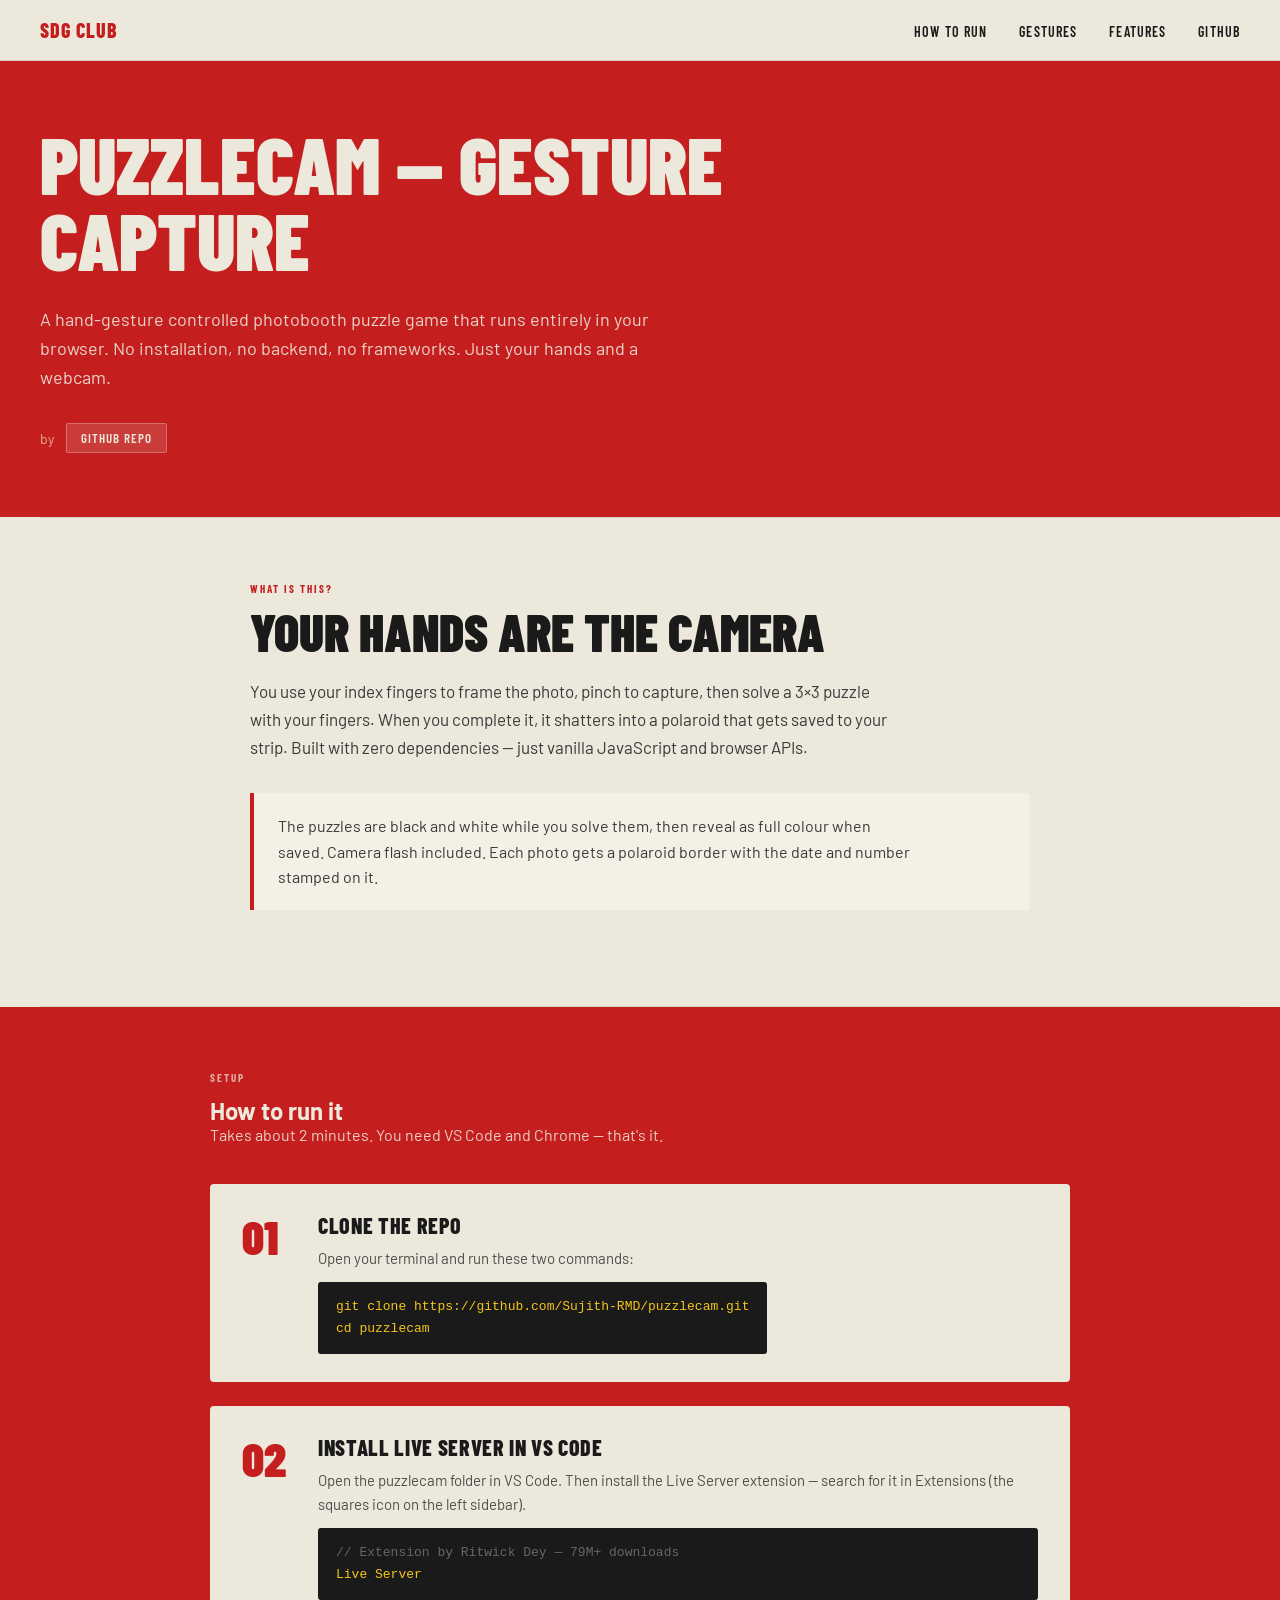
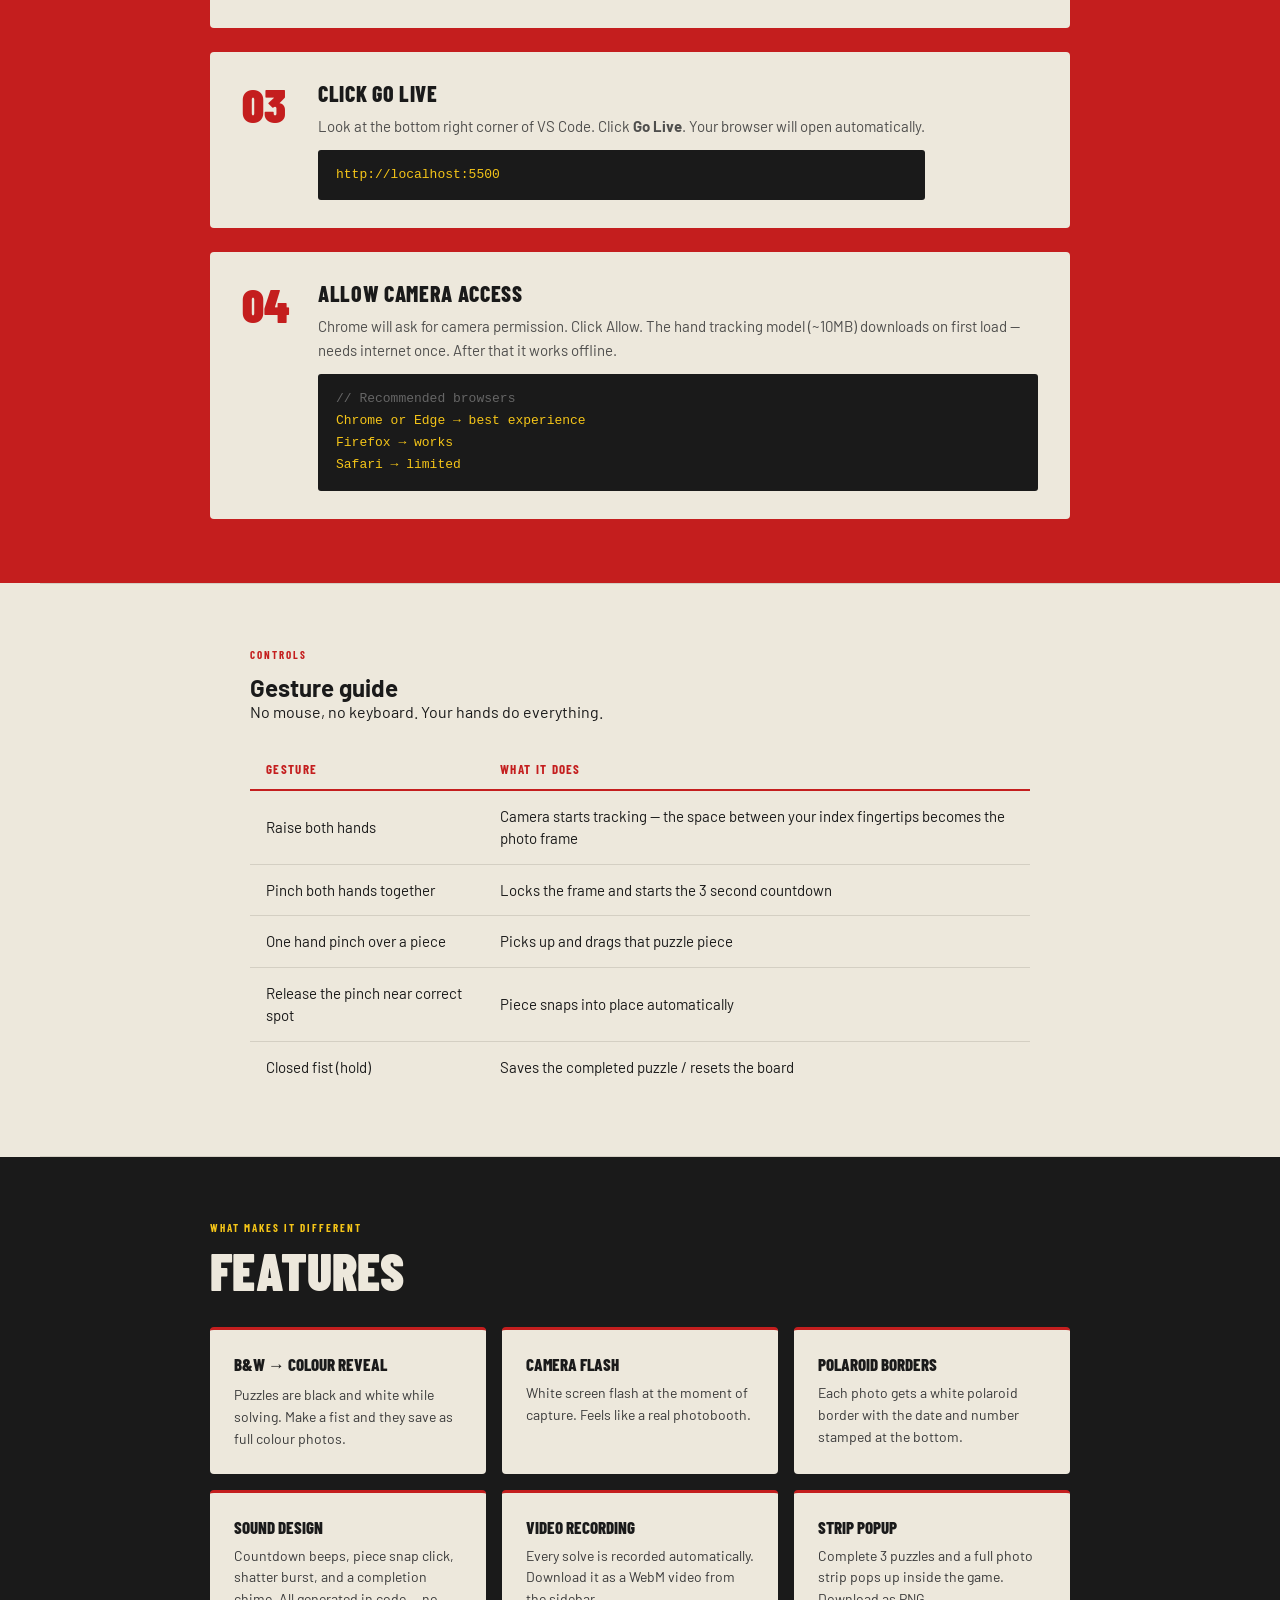
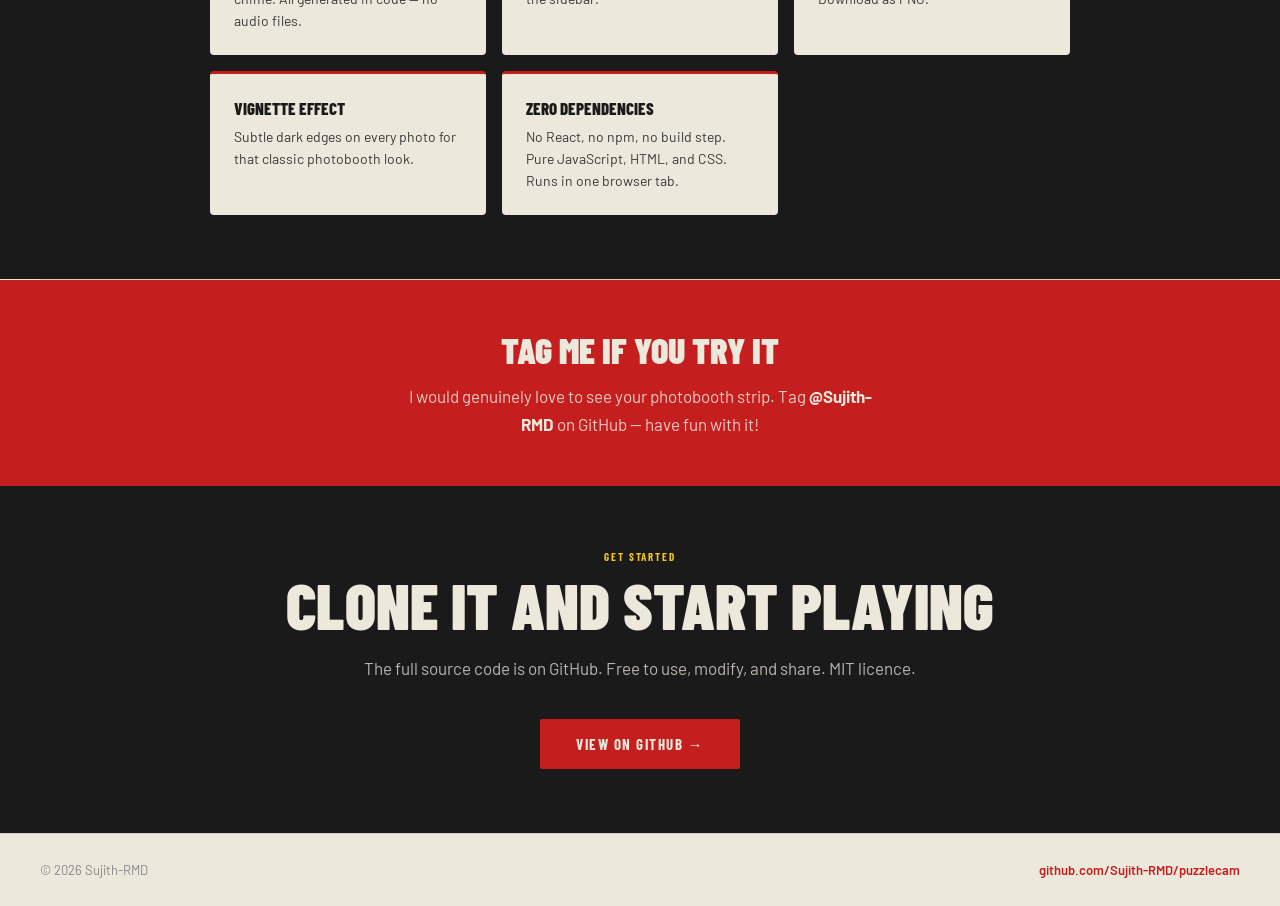
<file: guide.html>
<!DOCTYPE html>
<html lang="en">
<head>
<meta charset="UTF-8" />
<meta name="viewport" content="width=device-width, initial-scale=1.0" />
<title>PuzzleCam Guide — Sujith-RMD</title>
<link href="https://fonts.googleapis.com/css2?family=Barlow+Condensed:wght@400;600;700;800;900&family=Barlow:wght@400;500;600&display=swap" rel="stylesheet" />
<style>
* { margin: 0; padding: 0; box-sizing: border-box; }

body {
  background: #EDE8DC;
  font-family: 'Barlow', sans-serif;
  color: #1a1a1a;
}

nav {
  background: #EDE8DC;
  border-bottom: 1px solid #d4cfc3;
  padding: 18px 40px;
  display: flex;
  align-items: center;
  justify-content: space-between;
}

.nav-brand {
  font-family: 'Barlow Condensed', sans-serif;
  font-weight: 800;
  font-size: 20px;
  letter-spacing: 0.05em;
  color: #C41E1E;
  text-transform: uppercase;
}

.nav-links {
  display: flex;
  gap: 32px;
  list-style: none;
}

.nav-links a {
  font-family: 'Barlow Condensed', sans-serif;
  font-weight: 600;
  font-size: 14px;
  letter-spacing: 0.08em;
  text-transform: uppercase;
  color: #1a1a1a;
  text-decoration: none;
}

.nav-links a:hover { color: #C41E1E; }

.hero {
  background: #C41E1E;
  padding: 64px 40px;
  color: #EDE8DC;
}

.hero-label {
  font-family: 'Barlow Condensed', sans-serif;
  font-size: 13px;
  font-weight: 600;
  letter-spacing: 0.15em;
  text-transform: uppercase;
  color: #EDE8DC;
  opacity: 0.7;
  margin-bottom: 16px;
}

.hero h1 {
  font-family: 'Barlow Condensed', sans-serif;
  font-weight: 900;
  font-size: clamp(48px, 8vw, 80px);
  line-height: 0.95;
  text-transform: uppercase;
  color: #EDE8DC;
  max-width: 800px;
  margin-bottom: 28px;
}

.hero p {
  font-size: 18px;
  line-height: 1.6;
  max-width: 620px;
  color: #EDE8DC;
  opacity: 0.9;
}

.by-line {
  margin-top: 32px;
  display: flex;
  align-items: center;
  gap: 12px;
  flex-wrap: wrap;
}

.by-line span {
  font-size: 14px;
  opacity: 0.7;
}

.tag {
  display: inline-flex;
  align-items: center;
  gap: 6px;
  background: rgba(237,232,220,0.15);
  border: 1px solid rgba(237,232,220,0.3);
  color: #EDE8DC;
  font-family: 'Barlow Condensed', sans-serif;
  font-weight: 600;
  font-size: 13px;
  letter-spacing: 0.08em;
  text-transform: uppercase;
  padding: 6px 14px;
  border-radius: 2px;
  text-decoration: none;
}

.tag:hover { background: rgba(237,232,220,0.25); }

.section {
  padding: 64px 40px;
  max-width: 860px;
  margin: 0 auto;
}

.section-label {
  font-family: 'Barlow Condensed', sans-serif;
  font-size: 11px;
  font-weight: 700;
  letter-spacing: 0.18em;
  text-transform: uppercase;
  color: #C41E1E;
  margin-bottom: 12px;
}

.section h2 {
  font-family: 'Barlow Condensed', sans-serif;
  font-weight: 900;
  font-size: clamp(32px, 5vw, 52px);
  text-transform: uppercase;
  line-height: 0.95;
  margin-bottom: 20px;
}

.section p {
  font-size: 17px;
  line-height: 1.65;
  color: #3a3a3a;
  max-width: 640px;
}

.callout {
  background: #f5f0e6;
  border-left: 4px solid #C41E1E;
  padding: 20px 24px;
  margin: 32px 0;
  border-radius: 0 4px 4px 0;
}

.callout p {
  font-size: 16px;
  color: #3a3a3a;
  line-height: 1.6;
}

.divider { border: none; border-top: 1px solid #d4cfc3; margin: 0 40px; }

.red-section {
  background: #C41E1E;
  padding: 64px 40px;
}

.red-section .section-label { color: #EDE8DC; opacity: 0.7; }
.red-section h2 { color: #EDE8DC; }
.red-section p { color: #EDE8DC; opacity: 0.88; }

.steps {
  margin-top: 40px;
  display: flex;
  flex-direction: column;
  gap: 24px;
  max-width: 860px;
  margin-left: auto;
  margin-right: auto;
}

.step-card {
  background: #EDE8DC;
  padding: 28px 32px;
  border-radius: 4px;
  display: flex;
  gap: 24px;
  align-items: flex-start;
}

.step-number {
  font-family: 'Barlow Condensed', sans-serif;
  font-weight: 900;
  font-size: 48px;
  color: #C41E1E;
  line-height: 1;
  flex-shrink: 0;
  width: 52px;
}

.step-content h3 {
  font-family: 'Barlow Condensed', sans-serif;
  font-weight: 800;
  font-size: 22px;
  text-transform: uppercase;
  letter-spacing: 0.03em;
  margin-bottom: 8px;
}

.step-content p {
  font-size: 15px;
  line-height: 1.6;
  color: #3a3a3a;
  margin-bottom: 12px;
}

.code-block {
  background: #1a1a1a;
  color: #f5c518;
  font-family: 'Courier New', monospace;
  font-size: 13px;
  padding: 14px 18px;
  border-radius: 3px;
  line-height: 1.7;
  overflow-x: auto;
  margin-top: 10px;
}

.code-block .comment { color: #666; }

.gestures-section {
  padding: 64px 40px;
  max-width: 860px;
  margin: 0 auto;
}

.gesture-table {
  width: 100%;
  border-collapse: collapse;
  margin-top: 28px;
}

.gesture-table th {
  font-family: 'Barlow Condensed', sans-serif;
  font-weight: 700;
  font-size: 13px;
  letter-spacing: 0.1em;
  text-transform: uppercase;
  color: #C41E1E;
  text-align: left;
  padding: 12px 16px;
  border-bottom: 2px solid #C41E1E;
}

.gesture-table td {
  font-size: 15px;
  padding: 14px 16px;
  border-bottom: 1px solid #d4cfc3;
  color: #1a1a1a;
  line-height: 1.5;
}

.gesture-table tr:last-child td { border-bottom: none; }
.gesture-table tr:hover td { background: rgba(196,30,30,0.04); }

.features-grid {
  display: grid;
  grid-template-columns: repeat(auto-fit, minmax(240px, 1fr));
  gap: 16px;
  margin-top: 32px;
  max-width: 860px;
  margin-left: auto;
  margin-right: auto;
}

.feature-card {
  background: #EDE8DC;
  padding: 24px;
  border-radius: 4px;
  border-top: 3px solid #C41E1E;
}

.feature-card h4 {
  font-family: 'Barlow Condensed', sans-serif;
  font-weight: 800;
  font-size: 17px;
  text-transform: uppercase;
  margin-bottom: 8px;
}

.feature-card p {
  font-size: 14px;
  color: #3a3a3a;
  line-height: 1.55;
}

.cta-section {
  background: #1a1a1a;
  padding: 64px 40px;
  text-align: center;
}

.cta-section .section-label { color: #f5c518; }

.cta-section h2 {
  font-family: 'Barlow Condensed', sans-serif;
  font-weight: 900;
  font-size: clamp(36px, 6vw, 64px);
  text-transform: uppercase;
  color: #EDE8DC;
  line-height: 0.95;
  margin-bottom: 20px;
}

.cta-section p {
  font-size: 17px;
  color: rgba(237,232,220,0.75);
  max-width: 560px;
  margin: 0 auto 36px;
  line-height: 1.6;
}

.btn {
  display: inline-block;
  font-family: 'Barlow Condensed', sans-serif;
  font-weight: 700;
  font-size: 15px;
  letter-spacing: 0.1em;
  text-transform: uppercase;
  padding: 16px 36px;
  border-radius: 2px;
  text-decoration: none;
  cursor: pointer;
  transition: opacity 0.15s;
}

.btn:hover { opacity: 0.88; }

.btn-red { background: #C41E1E; color: #EDE8DC; }
.btn-outline { background: transparent; color: #EDE8DC; border: 1.5px solid rgba(237,232,220,0.4); margin-left: 12px; }

.tag-me {
  background: #C41E1E;
  padding: 48px 40px;
  text-align: center;
}

.tag-me h3 {
  font-family: 'Barlow Condensed', sans-serif;
  font-weight: 900;
  font-size: 36px;
  text-transform: uppercase;
  color: #EDE8DC;
  margin-bottom: 12px;
}

.tag-me p {
  font-size: 17px;
  color: rgba(237,232,220,0.85);
  max-width: 480px;
  margin: 0 auto;
  line-height: 1.6;
}

.tag-me strong { color: #EDE8DC; }

footer {
  background: #EDE8DC;
  border-top: 1px solid #d4cfc3;
  padding: 28px 40px;
  display: flex;
  align-items: center;
  justify-content: space-between;
  flex-wrap: wrap;
  gap: 12px;
}

footer p {
  font-size: 13px;
  color: #888;
}

footer a {
  font-size: 13px;
  color: #C41E1E;
  text-decoration: none;
  font-weight: 600;
}

@media (max-width: 600px) {
  nav { padding: 16px 20px; }
  .nav-links { display: none; }
  .hero, .section, .red-section, .gestures-section, .cta-section, .tag-me { padding: 48px 20px; }
  .divider { margin: 0 20px; }
  .step-card { flex-direction: column; gap: 8px; }
  .step-number { font-size: 36px; }
  footer { padding: 24px 20px; }
  .btn-outline { margin-left: 0; margin-top: 12px; }
}
</style>
</head>
<body>

<nav>
  <div class="nav-brand">SDG CLUB</div>
  <ul class="nav-links">
    <li><a href="#how-to-run">How to run</a></li>
    <li><a href="#gestures">Gestures</a></li>
    <li><a href="#features">Features</a></li>
    <li><a href="https://github.com/Sujith/puzzlecam" target="_blank">GitHub</a></li>
  </ul>
</nav>

<section class="hero">
  <h1>PuzzleCam — Gesture Capture</h1>
  <p>A hand-gesture controlled photobooth puzzle game that runs entirely in your browser. No installation, no backend, no frameworks. Just your hands and a webcam.</p>
  <div class="by-line">
    <span>by</span>
    <a class="tag" href="https://github.com/Sujith-RMD/puzzlecam" target="_blank">GitHub Repo</a>
  </div>
</section>

<hr class="divider" />

<div class="section">
  <div class="section-label">What is this?</div>
  <h2>Your hands are the camera</h2>
  <p>You use your index fingers to frame the photo, pinch to capture, then solve a 3×3 puzzle with your fingers. When you complete it, it shatters into a polaroid that gets saved to your strip. Built with zero dependencies — just vanilla JavaScript and browser APIs.</p>
  <div class="callout">
    <p>The puzzles are black and white while you solve them, then reveal as full colour when saved. Camera flash included. Each photo gets a polaroid border with the date and number stamped on it.</p>
  </div>
</div>

<hr class="divider" />

<section class="red-section" id="how-to-run">
  <div style="max-width: 860px; margin: 0 auto;">
    <div class="section-label">Setup</div>
    <h2>How to run it</h2>
    <p>Takes about 2 minutes. You need VS Code and Chrome — that's it.</p>
  </div>

  <div class="steps">

    <div class="step-card">
      <div class="step-number">01</div>
      <div class="step-content">
        <h3>Clone the repo</h3>
        <p>Open your terminal and run these two commands:</p>
        <div class="code-block">git clone https://github.com/Sujith-RMD/puzzlecam.git<br>cd puzzlecam</div>
      </div>
    </div>

    <div class="step-card">
      <div class="step-number">02</div>
      <div class="step-content">
        <h3>Install Live Server in VS Code</h3>
        <p>Open the puzzlecam folder in VS Code. Then install the Live Server extension — search for it in Extensions (the squares icon on the left sidebar).</p>
        <div class="code-block"><span class="comment">// Extension by Ritwick Dey — 79M+ downloads</span><br>Live Server</div>
      </div>
    </div>

    <div class="step-card">
      <div class="step-number">03</div>
      <div class="step-content">
        <h3>Click Go Live</h3>
        <p>Look at the bottom right corner of VS Code. Click <strong>Go Live</strong>. Your browser will open automatically.</p>
        <div class="code-block">http://localhost:5500</div>
      </div>
    </div>

    <div class="step-card">
      <div class="step-number">04</div>
      <div class="step-content">
        <h3>Allow camera access</h3>
        <p>Chrome will ask for camera permission. Click Allow. The hand tracking model (~10MB) downloads on first load — needs internet once. After that it works offline.</p>
        <div class="code-block"><span class="comment">// Recommended browsers</span><br>Chrome or Edge → best experience<br>Firefox → works<br>Safari → limited</div>
      </div>
    </div>

  </div>
</section>

<hr class="divider" />

<section class="gestures-section" id="gestures">
  <div class="section-label">Controls</div>
  <h2>Gesture guide</h2>
  <p>No mouse, no keyboard. Your hands do everything.</p>

  <table class="gesture-table">
    <thead>
      <tr>
        <th>Gesture</th>
        <th>What it does</th>
      </tr>
    </thead>
    <tbody>
      <tr>
        <td>Raise both hands</td>
        <td>Camera starts tracking — the space between your index fingertips becomes the photo frame</td>
      </tr>
      <tr>
        <td>Pinch both hands together</td>
        <td>Locks the frame and starts the 3 second countdown</td>
      </tr>
      <tr>
        <td>One hand pinch over a piece</td>
        <td>Picks up and drags that puzzle piece</td>
      </tr>
      <tr>
        <td>Release the pinch near correct spot</td>
        <td>Piece snaps into place automatically</td>
      </tr>
      <tr>
        <td>Closed fist (hold)</td>
        <td>Saves the completed puzzle / resets the board</td>
      </tr>
    </tbody>
  </table>
</section>

<hr class="divider" />

<section style="background: #1a1a1a; padding: 64px 40px;" id="features">
  <div style="max-width: 860px; margin: 0 auto;">
    <div class="section-label" style="color: #f5c518;">What makes it different</div>
    <h2 style="color: #EDE8DC; font-family: 'Barlow Condensed', sans-serif; font-weight: 900; font-size: clamp(32px, 5vw, 52px); text-transform: uppercase; line-height: 0.95; margin-bottom: 8px;">Features</h2>
  </div>
  <div class="features-grid">
    <div class="feature-card">
      <h4>B&W → Colour reveal</h4>
      <p>Puzzles are black and white while solving. Make a fist and they save as full colour photos.</p>
    </div>
    <div class="feature-card">
      <h4>Camera flash</h4>
      <p>White screen flash at the moment of capture. Feels like a real photobooth.</p>
    </div>
    <div class="feature-card">
      <h4>Polaroid borders</h4>
      <p>Each photo gets a white polaroid border with the date and number stamped at the bottom.</p>
    </div>
    <div class="feature-card">
      <h4>Sound design</h4>
      <p>Countdown beeps, piece snap click, shatter burst, and a completion chime. All generated in code — no audio files.</p>
    </div>
    <div class="feature-card">
      <h4>Video recording</h4>
      <p>Every solve is recorded automatically. Download it as a WebM video from the sidebar.</p>
    </div>
    <div class="feature-card">
      <h4>Strip popup</h4>
      <p>Complete 3 puzzles and a full photo strip pops up inside the game. Download as PNG.</p>
    </div>
    <div class="feature-card">
      <h4>Vignette effect</h4>
      <p>Subtle dark edges on every photo for that classic photobooth look.</p>
    </div>
    <div class="feature-card">
      <h4>Zero dependencies</h4>
      <p>No React, no npm, no build step. Pure JavaScript, HTML, and CSS. Runs in one browser tab.</p>
    </div>
  </div>
</section>

<hr class="divider" />

<section class="tag-me">
  <h3>Tag me if you try it</h3>
  <p>I would genuinely love to see your photobooth strip. Tag <strong>@Sujith-RMD</strong> on GitHub — have fun with it!</p>
</section>

<section class="cta-section">
  <div class="section-label">Get started</div>
  <h2>Clone it and start playing</h2>
  <p>The full source code is on GitHub. Free to use, modify, and share. MIT licence.</p>
  <div>
    <a class="btn btn-red" href="https://github.com/Sujith-RMD/puzzlecam" target="_blank">View on GitHub →</a>
  </div>
</section>

<footer>
  <p>© 2026 Sujith-RMD</p>
  <a href="https://github.com/Sujith-RMD/puzzlecam" target="_blank">github.com/Sujith-RMD/puzzlecam</a>
</footer>

</body>
</html>
</file>
